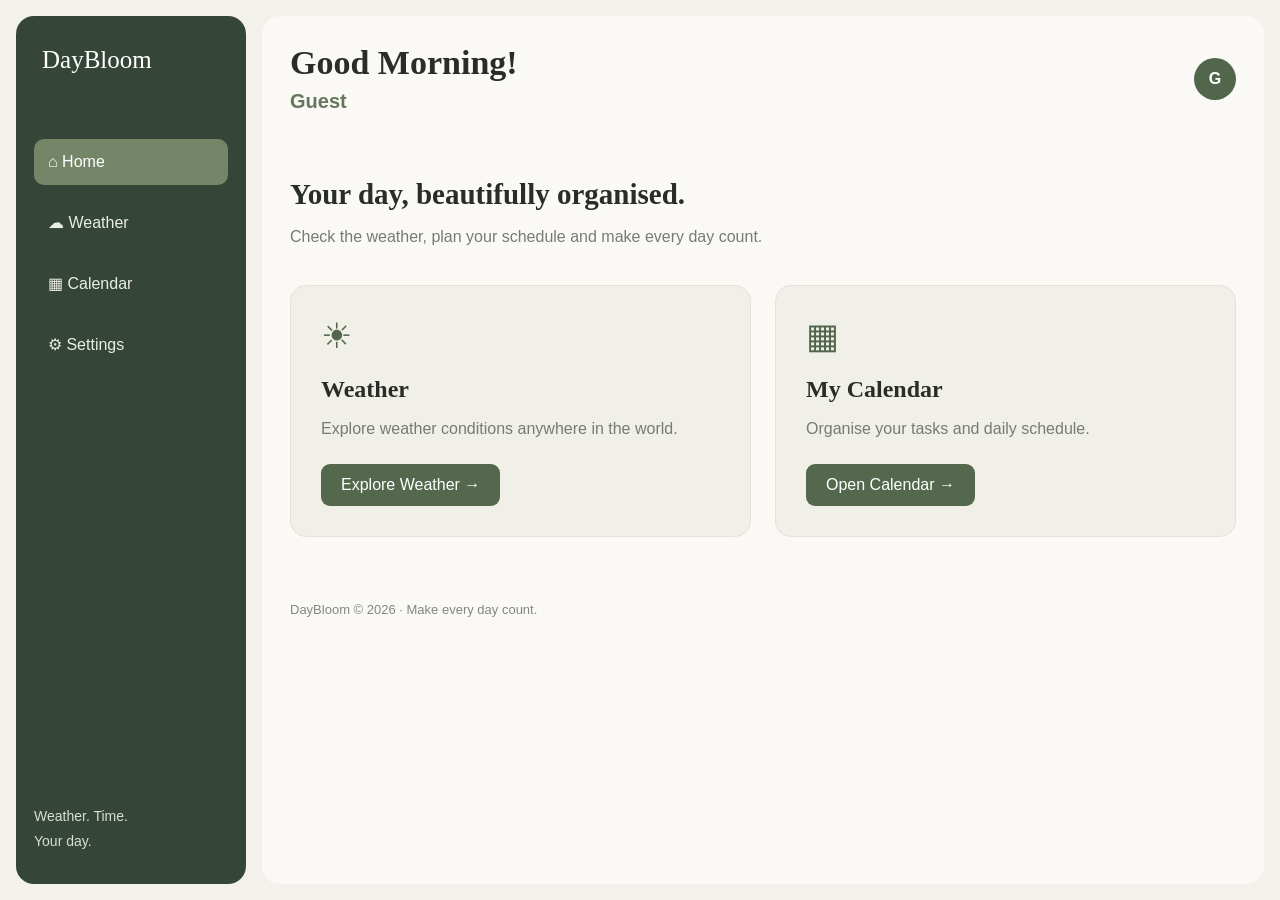
<file: index.html>
<!DOCTYPE html>
<html lang="en">
<head>
    <meta charset="UTF-8">
    <meta name="viewport" content="width=device-width, initial-scale=1.0">

    <title>DayBloom | Home</title>

    <meta name="theme-color" content="#6f8f78">
    <link rel="manifest" href="manifest.json">
    <link rel="icon" type="image/png" sizes="192x192" href="icons/icon-192.png">
    <link rel="apple-touch-icon" href="icons/icon-192.png">

    <link rel="stylesheet" href="style.css">
</head>
<body>

<div class="app-container">

    <aside class="sidebar">
        <div class="logo">DayBloom</div>

        <nav>
            <a href="index.html" class="nav-link active">⌂ Home</a>
            <a href="weather.html" class="nav-link">☁ Weather</a>
            <a href="calendar.html" class="nav-link">▦ Calendar</a>
            <a href="settings.html" class="nav-link">⚙ Settings</a>
        </nav>

        <div class="sidebar-bottom">
            <p>Weather. Time.</p>
            <p>Your day.</p>
        </div>
    </aside>

    <main class="main-content">

        <header class="top-header">
            <div>
                <h1 id="greeting">Good Morning!</h1>
                <h2 id="username">Welcome to DayBloom</h2>
            </div>

            <a href="settings.html" style="text-decoration:none;">
                <span class="profile-button" id="headerInitial">D</span>
            </a>
        </header>

        <section class="welcome-section">
            <h2>Your day, beautifully organised.</h2>
            <p>Check the weather, plan your schedule and make every day count.</p>
        </section>

        <section class="feature-grid">

            <div class="feature-card">
                <div class="card-icon">☀</div>
                <h3>Weather</h3>
                <p>Explore weather conditions anywhere in the world.</p>
                <a href="weather.html" class="action-button">
                    Explore Weather →
                </a>
            </div>

            <div class="feature-card">
                <div class="card-icon">▦</div>
                <h3>My Calendar</h3>
                <p>Organise your tasks and daily schedule.</p>
                <a href="calendar.html" class="action-button">
                    Open Calendar →
                </a>
            </div>

        </section>

        <footer>
            DayBloom © 2026 · Make every day count.
        </footer>

    </main>
</div>

<script src="script.js"></script>
</body>
</html>
</file>
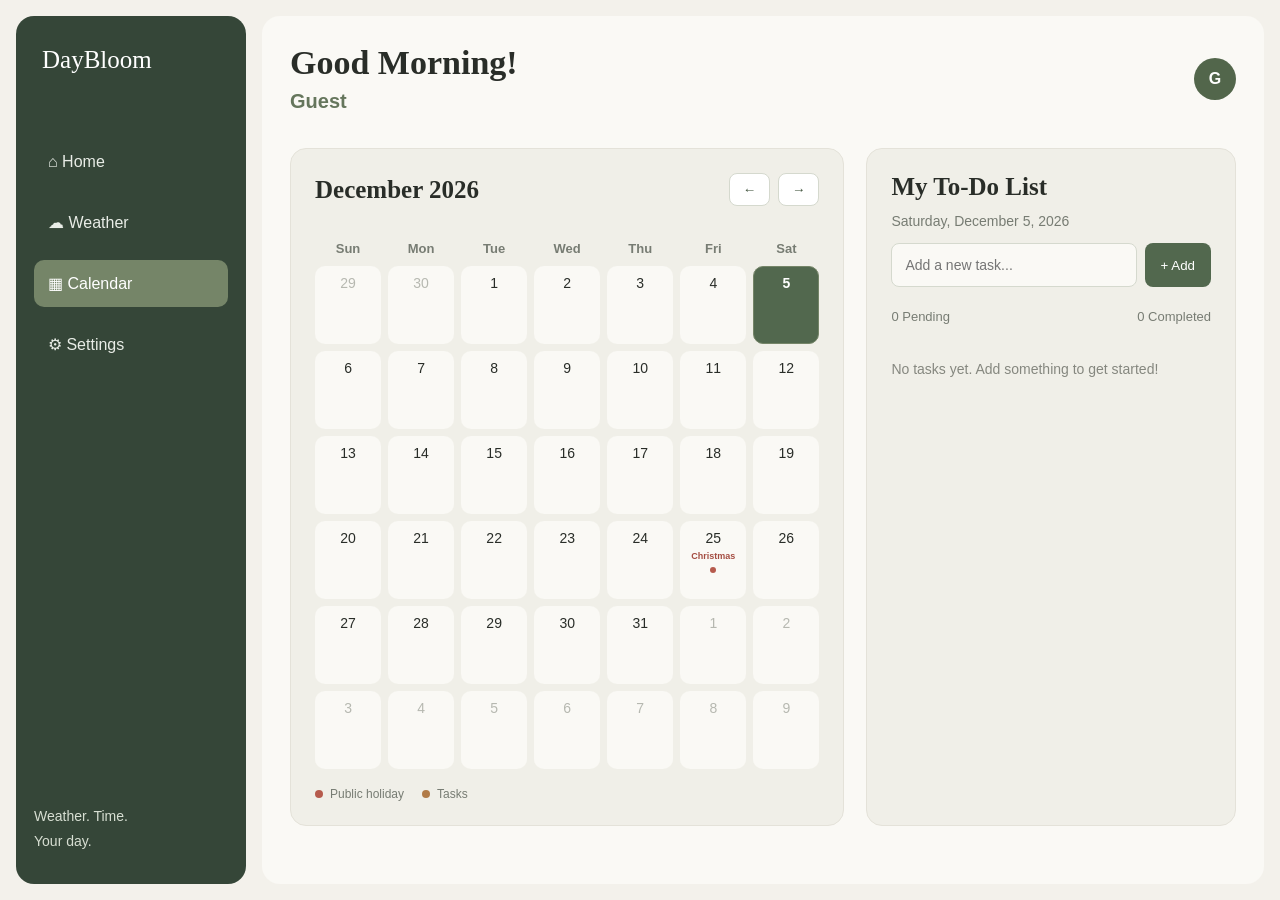
<file: calendar.html>
<!DOCTYPE html>
<html lang="en">
<head>
    <meta charset="UTF-8">
    <meta name="viewport" content="width=device-width, initial-scale=1.0">

    <title>DayBloom | Calendar</title>

    <meta name="theme-color" content="#6f8f78">
    <link rel="manifest" href="manifest.json">
    <link rel="icon" type="image/png" sizes="192x192" href="icons/icon-192.png">
    <link rel="apple-touch-icon" href="icons/icon-192.png">

    <link rel="stylesheet" href="style.css">

    <style>
        .calendar-layout {
            display: grid;
            grid-template-columns: minmax(0, 1.5fr) minmax(260px, 1fr);
            gap: 22px;
            margin-top: 35px;
        }

        .calendar-panel,
        .todo-panel {
            background: #F0EFE8;
            border: 1px solid #E4E2D9;
            border-radius: 16px;
            padding: 24px;
        }

        .calendar-heading {
            display: flex;
            justify-content: space-between;
            align-items: center;
            gap: 12px;
            margin-bottom: 25px;
        }

        .calendar-heading h2,
        .todo-panel h2 {
            font-family: Georgia, serif;
            font-size: 25px;
        }

        .month-controls {
            display: flex;
            gap: 8px;
        }

        .month-controls button {
            border: 1px solid #D5D9CE;
            background: white;
            border-radius: 8px;
            padding: 8px 13px;
            cursor: pointer;
            color: #40533D;
        }

        .weekdays,
        .calendar-grid {
            display: grid;
            grid-template-columns: repeat(7, minmax(0, 1fr));
            gap: 7px;
        }

        .weekdays div {
            text-align: center;
            color: #777C73;
            font-size: 13px;
            padding: 10px 0;
            font-weight: bold;
        }

        .calendar-day {
            min-height: 78px;
            border: 1px solid transparent;
            border-radius: 10px;
            background: #FAF9F5;
            cursor: pointer;
            text-align: center;
            padding: 8px 3px;
            color: #292D28;
            display: flex;
            flex-direction: column;
            align-items: center;
            gap: 5px;
        }

        .calendar-day:hover {
            background: #E0E6D9;
        }

        .calendar-day.today {
            border-color: #758568;
            font-weight: bold;
        }

        .calendar-day.selected {
            background: #52684E;
            color: white;
        }

        .calendar-day.other-month {
            color: #B6B8B0;
        }

        .day-number {
            font-size: 14px;
        }

        .holiday-label {
            display: block;
            width: 100%;
            font-size: 9px;
            line-height: 1.2;
            color: #A44D42;
            font-weight: bold;
            text-align: center;
            overflow-wrap: anywhere;
        }

        .calendar-day.selected .holiday-label {
            color: white;
        }

        .day-markers {
            display: flex;
            align-items: center;
            justify-content: center;
            gap: 4px;
            min-height: 7px;
        }

        .task-dot,
        .holiday-dot {
            display: inline-block;
            width: 6px;
            height: 6px;
            border-radius: 50%;
        }

        .task-dot {
            background: #B17B48;
        }

        .holiday-dot {
            background: #B65B4D;
        }

        .calendar-day.selected .task-dot,
        .calendar-day.selected .holiday-dot {
            background: white;
        }

        .holiday-legend {
            display: flex;
            flex-wrap: wrap;
            gap: 18px;
            margin-top: 18px;
            color: #777C73;
            font-size: 12px;
        }

        .legend-item {
            display: flex;
            align-items: center;
            gap: 7px;
        }

        .legend-dot {
            width: 8px;
            height: 8px;
            border-radius: 50%;
        }

        .legend-holiday {
            background: #B65B4D;
        }

        .legend-task {
            background: #B17B48;
        }

        .selected-date {
            color: #777C73;
            margin: 12px 0 14px;
            font-size: 14px;
        }

        .holiday-info {
            display: none;
            background: #F7E9E4;
            border-left: 4px solid #B65B4D;
            color: #783F36;
            padding: 13px;
            border-radius: 9px;
            margin-bottom: 20px;
            font-size: 14px;
            line-height: 1.5;
        }

        .holiday-info.visible {
            display: block;
        }

        .holiday-info strong {
            display: block;
            margin-bottom: 3px;
        }

        .todo-form {
            display: flex;
            gap: 8px;
        }

        .todo-form input {
            flex: 1;
            min-width: 0;
            padding: 13px;
            border: 1px solid #D5D9CE;
            border-radius: 8px;
            background: #FAF9F5;
            font-size: 14px;
        }

        .todo-form button {
            padding: 12px 16px;
            border: none;
            background: #52684E;
            color: white;
            border-radius: 8px;
            cursor: pointer;
        }

        .todo-form button:hover {
            background: #354638;
        }

        .task-summary {
            display: flex;
            justify-content: space-between;
            gap: 10px;
            margin: 22px 0;
            font-size: 13px;
            color: #777C73;
        }

        .task-list {
            display: flex;
            flex-direction: column;
            gap: 10px;
        }

        .task-item {
            display: flex;
            align-items: center;
            gap: 10px;
            background: #FAF9F5;
            padding: 13px;
            border-radius: 9px;
        }

        .task-item input {
            width: 17px;
            height: 17px;
            accent-color: #52684E;
            cursor: pointer;
            flex-shrink: 0;
        }

        .task-text {
            flex: 1;
            overflow-wrap: anywhere;
            font-size: 14px;
        }

        .task-item.completed .task-text {
            text-decoration: line-through;
            color: #999B93;
        }

        .delete-task {
            border: none;
            background: transparent;
            color: #A44D42;
            cursor: pointer;
            font-size: 19px;
        }

        .empty-tasks {
            color: #85877F;
            font-size: 14px;
            line-height: 1.6;
            padding: 12px 0;
        }

        @media (max-width: 850px) {
            .calendar-layout {
                grid-template-columns: 1fr;
            }
        }

        @media (max-width: 450px) {
            .calendar-panel,
            .todo-panel {
                padding: 14px;
            }

            .calendar-day {
                min-height: 65px;
                font-size: 13px;
            }

            .holiday-label {
                font-size: 8px;
            }

            .weekdays div {
                font-size: 11px;
            }

            .todo-form {
                flex-direction: column;
            }
        }
    </style>
</head>

<body>

<div class="app-container">

    <aside class="sidebar">

        <div class="logo">DayBloom</div>

        <nav>
            <a href="index.html" class="nav-link">⌂ Home</a>
            <a href="weather.html" class="nav-link">☁ Weather</a>
            <a href="calendar.html" class="nav-link active">▦ Calendar</a>
            <a href="settings.html" class="nav-link">⚙ Settings</a>
        </nav>

        <div class="sidebar-bottom">
            <p>Weather. Time.</p>
            <p>Your day.</p>
        </div>

    </aside>

    <main class="main-content">

        <header class="top-header">

            <div>
                <h1 id="greeting">Good Morning!</h1>
                <h2 id="username">Welcome to DayBloom</h2>
            </div>

            <a href="settings.html" style="text-decoration:none;">
                <span class="profile-button" id="headerInitial">D</span>
            </a>

        </header>

        <div class="calendar-layout">

            <section class="calendar-panel">

                <div class="calendar-heading">

                    <h2 id="calendarMonth">Month Year</h2>

                    <div class="month-controls">
                        <button id="prevMonth" type="button">←</button>
                        <button id="nextMonth" type="button">→</button>
                    </div>

                </div>

                <div class="weekdays">
                    <div>Sun</div>
                    <div>Mon</div>
                    <div>Tue</div>
                    <div>Wed</div>
                    <div>Thu</div>
                    <div>Fri</div>
                    <div>Sat</div>
                </div>

                <div id="calendarGrid" class="calendar-grid"></div>

                <div class="holiday-legend">

                    <div class="legend-item">
                        <span class="legend-dot legend-holiday"></span>
                        Public holiday
                    </div>

                    <div class="legend-item">
                        <span class="legend-dot legend-task"></span>
                        Tasks
                    </div>

                </div>

            </section>

            <section class="todo-panel">

                <h2>My To-Do List</h2>

                <p id="selectedDateLabel" class="selected-date"></p>

                <div id="holidayInfo" class="holiday-info">
                    <strong id="holidayName"></strong>
                    <span>Karnataka public holiday – 2026</span>
                </div>

                <form id="todoForm" class="todo-form">

                    <input
                        type="text"
                        id="todoInput"
                        placeholder="Add a new task..."
                        maxlength="100"
                        required
                    >

                    <button type="submit">+ Add</button>

                </form>

                <div class="task-summary">
                    <span id="pendingCount">0 Pending</span>
                    <span id="completedCount">0 Completed</span>
                </div>

                <div id="todoList" class="task-list">
                    <p class="empty-tasks">
                        No tasks yet. Add something to get started!
                    </p>
                </div>

            </section>

        </div>

    </main>

</div>

<script src="script.js"></script>

<script>

// ==========================================
// DAYBLOOM CALENDAR AND TO-DO LIST
// WITH HOLIDAY NAMES
// ==========================================

const calendarGrid =
    document.getElementById("calendarGrid");

const calendarMonth =
    document.getElementById("calendarMonth");

const selectedDateLabel =
    document.getElementById("selectedDateLabel");

const todoForm =
    document.getElementById("todoForm");

const todoInput =
    document.getElementById("todoInput");

const todoList =
    document.getElementById("todoList");

const holidayInfo =
    document.getElementById("holidayInfo");

const holidayName =
    document.getElementById("holidayName");

let currentDate = new Date();

let selectedDate = new Date();

let tasks = JSON.parse(
    localStorage.getItem("daybloomTasks") || "{}"
);

// ==========================================
// KARNATAKA PUBLIC HOLIDAYS - 2026
// ==========================================

const holidays = {

    "2026-01-15": "Makara Sankranti",
    "2026-01-26": "Republic Day",
    "2026-03-19": "Ugadi",
    "2026-03-21": "Id-ul-Fitr",
    "2026-03-31": "Mahavir Jayanti",
    "2026-04-03": "Good Friday",
    "2026-04-14": "Dr. B.R. Ambedkar Jayanti",
    "2026-04-20": "Basava Jayanti and Akshaya Tritiya",
    "2026-05-01": "May Day",
    "2026-05-28": "Bakrid",
    "2026-06-26": "Last Day of Muharram",
    "2026-08-15": "Independence Day",
    "2026-08-26": "Eid-Milad",
    "2026-09-14": "Varasiddhi Vinayaka Vrata",
    "2026-10-02": "Gandhi Jayanti",
    "2026-10-20": "Mahanavami and Ayudha Puja",
    "2026-10-21": "Vijayadashami (Dussehra)",
    "2026-11-01": "Kannada Rajyotsava",
    "2026-11-10": "Balipadyami and Deepavali",
    "2026-11-27": "Kanakadasa Jayanti",
    "2026-12-25": "Christmas"

};

// ==========================================
// DATE KEY
// ==========================================

function dateKey(date) {

    const year = date.getFullYear();

    const month = String(date.getMonth() + 1)
        .padStart(2, "0");

    const day = String(date.getDate())
        .padStart(2, "0");

    return `${year}-${month}-${day}`;

}

// ==========================================
// SAVE TASKS
// ==========================================

function saveTasks() {

    localStorage.setItem(
        "daybloomTasks",
        JSON.stringify(tasks)
    );

}

// ==========================================
// RENDER CALENDAR
// ==========================================

function renderCalendar() {

    calendarGrid.innerHTML = "";

    const year = currentDate.getFullYear();

    const month = currentDate.getMonth();

    calendarMonth.textContent =
        currentDate.toLocaleDateString("en-US", {
            month: "long",
            year: "numeric"
        });

    const firstDay =
        new Date(year, month, 1).getDay();

    const daysInMonth =
        new Date(year, month + 1, 0).getDate();

    const previousMonthDays =
        new Date(year, month, 0).getDate();

    const todayKey = dateKey(new Date());

    const selectedKey = dateKey(selectedDate);

    for (let i = 0; i < 42; i++) {

        let dayNumber;

        let dayDate;

        let otherMonth = false;

        if (i < firstDay) {

            dayNumber =
                previousMonthDays - firstDay + i + 1;

            dayDate =
                new Date(year, month - 1, dayNumber);

            otherMonth = true;

        } else if (i >= firstDay + daysInMonth) {

            dayNumber =
                i - firstDay - daysInMonth + 1;

            dayDate =
                new Date(year, month + 1, dayNumber);

            otherMonth = true;

        } else {

            dayNumber = i - firstDay + 1;

            dayDate =
                new Date(year, month, dayNumber);

        }

        const key = dateKey(dayDate);

        const dayButton =
            document.createElement("button");

        dayButton.type = "button";

        dayButton.className = "calendar-day";

        dayButton.setAttribute(
            "aria-label",
            dayDate.toDateString() +
            (holidays[key] ? ", " + holidays[key] : "")
        );

        const number =
            document.createElement("span");

        number.className = "day-number";

        number.textContent = dayNumber;

        dayButton.appendChild(number);

        if (holidays[key]) {

            const holidayLabel =
                document.createElement("span");

            holidayLabel.className = "holiday-label";

            holidayLabel.textContent = holidays[key];

            dayButton.appendChild(holidayLabel);

        }

        const markers =
            document.createElement("span");

        markers.className = "day-markers";

        if (holidays[key]) {

            const holidayDot =
                document.createElement("span");

            holidayDot.className = "holiday-dot";

            holidayDot.title = holidays[key];

            markers.appendChild(holidayDot);

        }

        if (tasks[key] && tasks[key].length > 0) {

            const taskDot =
                document.createElement("span");

            taskDot.className = "task-dot";

            taskDot.title = "Tasks";

            markers.appendChild(taskDot);

        }

        dayButton.appendChild(markers);

        if (key === todayKey) {
            dayButton.classList.add("today");
        }

        if (otherMonth) {
            dayButton.classList.add("other-month");
        }

        if (key === selectedKey) {
            dayButton.classList.add("selected");
        }

        dayButton.addEventListener("click", function() {

            selectedDate = new Date(dayDate);

            currentDate = new Date(
                dayDate.getFullYear(),
                dayDate.getMonth(),
                1
            );

            renderCalendar();

            renderTasks();

        });

        calendarGrid.appendChild(dayButton);

    }

}

// ==========================================
// DISPLAY SELECTED DATE AND HOLIDAY
// ==========================================

function renderHoliday() {

    const key = dateKey(selectedDate);

    if (holidays[key]) {

        holidayInfo.classList.add("visible");

        holidayName.textContent =
            "🎉 " + holidays[key];

    } else {

        holidayInfo.classList.remove("visible");

        holidayName.textContent = "";

    }

}

// ==========================================
// RENDER TO-DO LIST
// ==========================================

function renderTasks() {

    const key = dateKey(selectedDate);

    selectedDateLabel.textContent =
        selectedDate.toLocaleDateString("en-US", {
            weekday: "long",
            day: "numeric",
            month: "long",
            year: "numeric"
        });

    renderHoliday();

    todoList.innerHTML = "";

    const dayTasks = tasks[key] || [];

    const pending = dayTasks.filter(
        task => !task.completed
    ).length;

    const completed = dayTasks.filter(
        task => task.completed
    ).length;

    document.getElementById("pendingCount")
        .textContent = `${pending} Pending`;

    document.getElementById("completedCount")
        .textContent = `${completed} Completed`;

    if (dayTasks.length === 0) {

        const empty = document.createElement("p");

        empty.className = "empty-tasks";

        empty.textContent =
            "No tasks yet. Add something to get started!";

        todoList.appendChild(empty);

        return;

    }

    dayTasks.forEach((task, index) => {

        const item =
            document.createElement("div");

        item.className = "task-item";

        if (task.completed) {
            item.classList.add("completed");
        }

        const checkbox =
            document.createElement("input");

        checkbox.type = "checkbox";

        checkbox.checked = task.completed;

        checkbox.addEventListener("change", function() {

            tasks[key][index].completed =
                checkbox.checked;

            saveTasks();

            renderTasks();

        });

        const text =
            document.createElement("span");

        text.className = "task-text";

        text.textContent = task.text;

        const deleteButton =
            document.createElement("button");

        deleteButton.className = "delete-task";

        deleteButton.type = "button";

        deleteButton.textContent = "×";

        deleteButton.addEventListener("click", function() {

            tasks[key].splice(index, 1);

            if (tasks[key].length === 0) {
                delete tasks[key];
            }

            saveTasks();

            renderCalendar();

            renderTasks();

        });

        item.appendChild(checkbox);

        item.appendChild(text);

        item.appendChild(deleteButton);

        todoList.appendChild(item);

    });

}

// ==========================================
// ADD NEW TASK
// ==========================================

todoForm.addEventListener("submit", function(event) {

    event.preventDefault();

    const text = todoInput.value.trim();

    if (!text) return;

    const key = dateKey(selectedDate);

    if (!tasks[key]) {
        tasks[key] = [];
    }

    tasks[key].push({
        text: text,
        completed: false
    });

    saveTasks();

    todoInput.value = "";

    renderCalendar();

    renderTasks();

});

// ==========================================
// MONTH NAVIGATION
// ==========================================

document.getElementById("prevMonth")
    .addEventListener("click", function() {

        currentDate.setMonth(
            currentDate.getMonth() - 1
        );

        renderCalendar();

    });

document.getElementById("nextMonth")
    .addEventListener("click", function() {

        currentDate.setMonth(
            currentDate.getMonth() + 1
        );

        renderCalendar();

    });

// ==========================================
// INITIAL DISPLAY
// ==========================================

renderCalendar();

renderTasks();

</script>

</body>
</html>
</file>
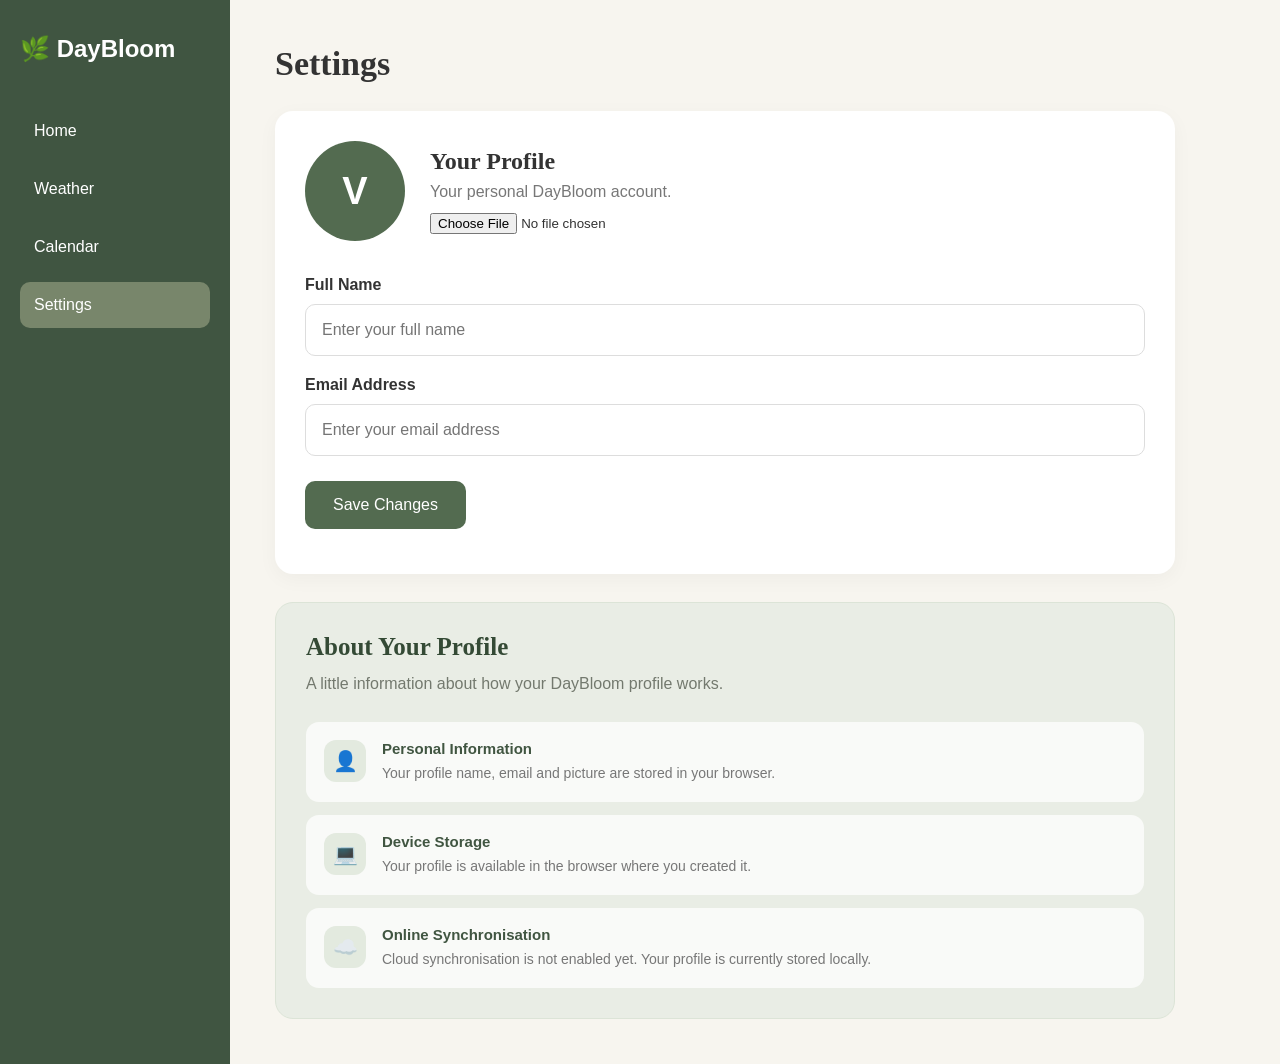
<file: settings.html>
<!DOCTYPE html>
<html lang="en">
<head>
<meta charset="UTF-8">
<meta name="viewport" content="width=device-width, initial-scale=1.0">

<title>DayBloom - Settings</title>

<meta name="theme-color" content="#6f8f78">
<link rel="manifest" href="manifest.json">
<link rel="icon" type="image/png" sizes="192x192" href="icons/icon-192.png">
<link rel="apple-touch-icon" href="icons/icon-192.png">

<style>
* {
    box-sizing: border-box;
    margin: 0;
    padding: 0;
}

body {
    font-family: Arial, sans-serif;
    background: #f7f5ef;
    color: #333;
    display: flex;
    min-height: 100vh;
}

/* SIDEBAR */
.sidebar {
    width: 230px;
    background: #405541;
    color: white;
    padding: 35px 20px;
    min-height: 100vh;
    flex-shrink: 0;
}

.sidebar h2 {
    margin-bottom: 45px;
}

.sidebar a {
    display: block;
    color: white;
    text-decoration: none;
    padding: 14px;
    margin-bottom: 12px;
    border-radius: 10px;
}

.sidebar a.active,
.sidebar a:hover {
    background: #78866b;
}

/* MAIN CONTENT */
main {
    flex: 1;
    padding: 45px;
    min-width: 0;
}

.page-title {
    font-family: Georgia, serif;
    font-size: 34px;
    margin-bottom: 28px;
}

/* PROFILE CARD */
.profile-card {
    background: white;
    padding: 30px;
    border-radius: 18px;
    margin-bottom: 28px;
    max-width: 900px;
    box-shadow: 0 5px 20px rgba(0,0,0,0.04);
}

.profile-top {
    display: flex;
    align-items: center;
    gap: 25px;
    margin-bottom: 35px;
}

.avatar {
    width: 100px;
    height: 100px;
    border-radius: 50%;
    background: #536b50;
    color: white;
    display: flex;
    justify-content: center;
    align-items: center;
    font-size: 38px;
    font-weight: bold;
    overflow: hidden;
    flex-shrink: 0;
}

.avatar img {
    width: 100%;
    height: 100%;
    object-fit: cover;
}

.profile-top h2 {
    font-family: Georgia, serif;
    margin-bottom: 8px;
}

.profile-top p {
    color: #777;
    margin-bottom: 12px;
}

input[type="file"] {
    max-width: 100%;
}

label {
    display: block;
    font-weight: bold;
    margin: 20px 0 10px;
}

input[type="text"],
input[type="email"] {
    width: 100%;
    padding: 16px;
    border: 1px solid #ddd;
    border-radius: 10px;
    font-size: 16px;
    background: #fff;
}

input:focus {
    outline: 2px solid #a8b69d;
    border-color: #536b50;
}

button {
    margin-top: 25px;
    padding: 15px 28px;
    background: #536b50;
    color: white;
    border: none;
    border-radius: 10px;
    font-size: 16px;
    cursor: pointer;
}

button:hover {
    background: #405541;
}

#saveMessage {
    margin-top: 15px;
    color: #405541;
    font-weight: bold;
}

/* ABOUT YOUR PROFILE */
.about-card {
    max-width: 900px;
    background: #e9ede5;
    padding: 30px;
    border-radius: 18px;
    border: 1px solid #dce4d7;
}

.about-card h2 {
    font-family: Georgia, serif;
    font-size: 25px;
    margin-bottom: 10px;
    color: #344a35;
}

.about-intro {
    color: #73796e;
    margin-bottom: 25px;
    line-height: 1.6;
}

.info-item {
    display: flex;
    align-items: flex-start;
    gap: 16px;
    background: rgba(255,255,255,0.75);
    padding: 18px;
    border-radius: 13px;
    margin-top: 13px;
}

.info-icon {
    width: 42px;
    height: 42px;
    background: #e3eadf;
    color: #405541;
    border-radius: 12px;
    display: flex;
    justify-content: center;
    align-items: center;
    font-size: 20px;
    flex-shrink: 0;
}

.info-item h3 {
    font-size: 15px;
    margin-bottom: 6px;
    color: #405541;
}

.info-item p {
    color: #777;
    font-size: 14px;
    line-height: 1.5;
}

/* MOBILE */
@media(max-width: 700px) {
    body {
        flex-direction: column;
    }

    .sidebar {
        width: 100%;
        min-height: auto;
    }

    main {
        padding: 20px;
    }

    .profile-top {
        align-items: flex-start;
        flex-wrap: wrap;
    }
}
</style>
</head>

<body>

<aside class="sidebar">
    <h2>🌿 DayBloom</h2>

    <a href="index.html">Home</a>
    <a href="weather.html">Weather</a>
    <a href="calendar.html">Calendar</a>
    <a href="settings.html" class="active">Settings</a>
</aside>

<main>

    <h1 class="page-title">Settings</h1>

    <section class="profile-card">

        <div class="profile-top">

            <div class="avatar" id="profilePreview">V</div>

            <div>
                <h2>Your Profile</h2>
                <p>Your personal DayBloom account.</p>
                <input type="file" id="profileImage" accept="image/*">
            </div>

        </div>

        <form id="profileForm">

            <label for="profileName">Full Name</label>
            <input
                type="text"
                id="profileName"
                placeholder="Enter your full name"
                required
            >

            <label for="profileEmail">Email Address</label>
            <input
                type="email"
                id="profileEmail"
                placeholder="Enter your email address"
                required
            >

            <button type="submit">Save Changes</button>

            <p id="saveMessage"></p>

        </form>

    </section>

    <section class="about-card">

        <h2>About Your Profile</h2>

        <p class="about-intro">
            A little information about how your DayBloom profile works.
        </p>

        <div class="info-item">
            <div class="info-icon">👤</div>
            <div>
                <h3>Personal Information</h3>
                <p>
                    Your profile name, email and picture are stored
                    in your browser.
                </p>
            </div>
        </div>

        <div class="info-item">
            <div class="info-icon">💻</div>
            <div>
                <h3>Device Storage</h3>
                <p>
                    Your profile is available in the browser where
                    you created it.
                </p>
            </div>
        </div>

        <div class="info-item">
            <div class="info-icon">☁️</div>
            <div>
                <h3>Online Synchronisation</h3>
                <p>
                    Cloud synchronisation is not enabled yet.
                    Your profile is currently stored locally.
                </p>
            </div>
        </div>

    </section>

</main>

<script>

// LOAD SAVED PROFILE DETAILS

const nameInput = document.getElementById("profileName");
const emailInput = document.getElementById("profileEmail");
const imageInput = document.getElementById("profileImage");
const preview = document.getElementById("profilePreview");
const saveMessage = document.getElementById("saveMessage");

let profileImageData =
    localStorage.getItem("daybloomPhoto") || "";

nameInput.value =
    localStorage.getItem("daybloomName") || "";

emailInput.value =
    localStorage.getItem("daybloomEmail") || "";

// UPDATE PROFILE DISPLAY

function updateProfileDisplay() {

    const name = nameInput.value.trim();

    const initial = name
        ? name.charAt(0).toUpperCase()
        : "V";

    if (profileImageData) {
        preview.innerHTML =
            `<img src="${profileImageData}" alt="Profile picture">`;
    } else {
        preview.textContent = initial;
    }
}

// PREVIEW PROFILE PHOTO

imageInput.addEventListener("change", function() {

    const file = imageInput.files[0];

    if (!file) return;

    if (!file.type.startsWith("image/")) {
        alert("Please select an image file.");
        imageInput.value = "";
        return;
    }

    if (file.size > 2 * 1024 * 1024) {
        alert("Please select an image smaller than 2 MB.");
        imageInput.value = "";
        return;
    }

    const reader = new FileReader();

    reader.onload = function(event) {
        profileImageData = event.target.result;
        updateProfileDisplay();
    };

    reader.readAsDataURL(file);
});

// SAVE PROFILE

document.getElementById("profileForm")
.addEventListener("submit", function(event) {

    event.preventDefault();

    const name = nameInput.value.trim();
    const email = emailInput.value.trim();

    if (!name || !email) {
        alert("Please enter your name and email.");
        return;
    }

    try {

        localStorage.setItem("daybloomName", name);
        localStorage.setItem("daybloomEmail", email);

        if (profileImageData) {
            localStorage.setItem(
                "daybloomPhoto",
                profileImageData
            );
        }

        updateProfileDisplay();

        saveMessage.textContent =
            "✓ Profile saved successfully!";

    } catch (error) {

        console.error(error);

        alert(
            "Unable to save. Please try a smaller profile picture."
        );
    }

});

nameInput.addEventListener("input", updateProfileDisplay);

updateProfileDisplay();

</script>

</body>
</html>
</file>
<file: style.css>
/* =================================
   DAYBLOOM COMPLETE DESIGN
================================= */

* {
    margin: 0;
    padding: 0;
    box-sizing: border-box;
}

body {
    font-family: Arial, sans-serif;
    background: #F3F1EB;
    color: #292D28;
}

.app-container {
    display: flex;
    min-height: 100vh;
    padding: 16px;
    gap: 16px;
}

/* SIDEBAR */

.sidebar {
    width: 230px;
    flex-shrink: 0;
    background: #354638;
    color: white;
    border-radius: 18px;
    padding: 30px 18px;
    display: flex;
    flex-direction: column;
}

.logo {
    font-family: Georgia, serif;
    font-size: 25px;
    margin-bottom: 65px;
    padding-left: 8px;
}

.sidebar nav {
    display: flex;
    flex-direction: column;
    gap: 14px;
}

.nav-link {
    color: #E9EDE7;
    text-decoration: none;
    padding: 14px;
    border-radius: 10px;
    transition: 0.3s;
}

.nav-link:hover,
.nav-link.active {
    background: #758568;
    color: white;
}

.sidebar-bottom {
    margin-top: auto;
    color: #D8DFD3;
    line-height: 1.8;
    font-size: 14px;
}

/* MAIN CONTENT */

.main-content {
    flex: 1;
    min-width: 0;
    padding: 28px;
    background: #FAF9F5;
    border-radius: 18px;
}

.top-header {
    display: flex;
    justify-content: space-between;
    align-items: center;
}

.top-header h1 {
    font-family: Georgia, serif;
    font-size: 34px;
}

.top-header h2 {
    font-size: 20px;
    color: #65765C;
    margin-top: 8px;
}

.profile-button {
    width: 42px;
    height: 42px;
    border-radius: 50%;
    display: flex;
    align-items: center;
    justify-content: center;
    background: #52664B;
    color: white;
    font-weight: bold;
}

.welcome-section {
    margin-top: 65px;
    margin-bottom: 35px;
}

.welcome-section h2 {
    font-family: Georgia, serif;
    font-size: 29px;
    margin-bottom: 12px;
}

.welcome-section p {
    color: #777C73;
    line-height: 1.7;
}

/* HOME CARDS */

.feature-grid {
    display: grid;
    grid-template-columns: repeat(2, minmax(0, 1fr));
    gap: 24px;
}

.feature-card {
    background: #F0EFE8;
    border: 1px solid #E4E2D9;
    border-radius: 16px;
    padding: 30px;
    min-height: 250px;
    transition: 0.3s;
}

.feature-card:hover {
    transform: translateY(-4px);
    box-shadow: 0 8px 24px #00000010;
}

.card-icon {
    font-size: 35px;
    color: #52664B;
    margin-bottom: 20px;
}

.feature-card h3 {
    font-family: Georgia, serif;
    font-size: 24px;
    margin-bottom: 12px;
}

.feature-card p {
    color: #777C73;
    line-height: 1.7;
    margin-bottom: 22px;
}

.action-button {
    display: inline-block;
    background: #53684D;
    color: white;
    text-decoration: none;
    padding: 12px 20px;
    border-radius: 9px;
}

.action-button:hover {
    background: #354638;
}

footer {
    margin-top: 65px;
    color: #85877F;
    font-size: 13px;
}

/* WEATHER LOCATION BUTTONS */

.location-section {
    display: flex;
    gap: 15px;
    margin: 30px 0;
    flex-wrap: wrap;
}

.location-button {
    padding: 14px 22px;
    border-radius: 10px;
    border: 1px solid #D5D9CE;
    background: white;
    color: #40533D;
    font-size: 14px;
    cursor: pointer;
    transition: 0.3s;
}

.location-button:hover {
    background: #E5E9DF;
}

/* CURRENT WEATHER CARD */

.weather-main-card {
    background: linear-gradient(120deg, #52684E, #87977B);
    color: white;
    border-radius: 18px;
    padding: 35px;
    display: flex;
    justify-content: space-between;
    align-items: center;
    gap: 25px;
    flex-wrap: wrap;
    box-shadow: 0 8px 25px #00000012;
}

.weather-left {
    min-width: 0;
    flex: 1;
}

.weather-left h2 {
    font-family: Georgia, serif;
    font-size: 26px;
    margin-bottom: 8px;
    overflow-wrap: anywhere;
}

.weather-left p {
    color: #E8EDE5;
    margin-top: 10px;
}

.temperature {
    display: flex;
    align-items: center;
    gap: 25px;
    margin: 25px 0;
}

#temperature {
    font-family: Georgia, serif;
    font-size: 65px;
}

#weatherIcon {
    font-size: 55px;
}

.weather-details {
    min-width: 230px;
    padding: 22px;
    background: #FFFFFF20;
    border-radius: 14px;
}

.weather-details p {
    display: flex;
    justify-content: space-between;
    gap: 15px;
    margin: 15px 0;
    color: white;
}

/* WEATHER SECTIONS */

.weather-section {
    margin-top: 38px;
}

.weather-section h2 {
    font-family: Georgia, serif;
    font-size: 24px;
    margin-bottom: 20px;
}

.section-heading {
    display: flex;
    justify-content: space-between;
    align-items: center;
    gap: 15px;
}

.section-heading select {
    padding: 10px 15px;
    border: 1px solid #D5D9CE;
    border-radius: 8px;
    background: white;
    color: #40533D;
}

/* GRAPH */

.chart-card {
    width: 100%;
    max-width: 650px;
    height: 360px;
    padding: 20px;
    background: #F0EFE8;
    border: 1px solid #E4E2D9;
    border-radius: 16px;
    position: relative;
}

/* FORECAST */

.forecast-grid {
    display: grid;
    grid-template-columns: repeat(5, minmax(0, 1fr));
    gap: 14px;
}

.forecast-card {
    text-align: center;
    padding: 22px 10px;
    background: #F0EFE8;
    border: 1px solid #E4E2D9;
    border-radius: 13px;
}

.forecast-card p {
    color: #777C73;
    margin: 10px 0;
}

.forecast-icon {
    font-size: 30px;
    margin: 12px 0;
}

/* HIGHLIGHTS */

.highlights-grid {
    display: grid;
    grid-template-columns: repeat(4, minmax(0, 1fr));
    gap: 15px;
}

.highlight-card {
    padding: 22px 12px;
    text-align: center;
    background: #F0EFE8;
    border-radius: 13px;
    border: 1px solid #E4E2D9;
}

.highlight-card span {
    font-size: 25px;
}

.highlight-card p {
    margin: 12px 0;
    color: #777C73;
    font-size: 14px;
}

.highlight-card h3 {
    font-size: 19px;
    color: #40533D;
}

/* MAP MODAL */

.map-modal {
    display: none;
    position: fixed;
    inset: 0;
    z-index: 1000;
    background: #172018B8;
    justify-content: center;
    align-items: center;
    padding: 20px;
}

.map-modal.show {
    display: flex;
}

.map-box {
    width: 100%;
    max-width: 950px;
    background: #FAF9F5;
    border-radius: 18px;
    padding: 22px;
    box-shadow: 0 15px 50px #00000030;
}

.map-header,
.map-footer {
    display: flex;
    justify-content: space-between;
    align-items: center;
    gap: 15px;
}

.map-header {
    margin-bottom: 15px;
}

.map-header h2 {
    font-family: Georgia, serif;
    font-size: 23px;
}

.map-header p,
.map-footer p {
    color: #777C73;
    margin-top: 7px;
}

.close-button {
    border: none;
    background: #EAE9E1;
    border-radius: 50%;
    width: 38px;
    height: 38px;
    cursor: pointer;
    flex-shrink: 0;
}

/* IMPORTANT: MAP INTERACTION */

#map {
    height: 430px;
    width: 100%;
    border-radius: 12px;
    position: relative;
    z-index: 1;
    cursor: grab;
    pointer-events: auto;
    touch-action: none;
    overflow: hidden;
}

#map:active {
    cursor: grabbing;
}

.leaflet-container {
    font-family: Arial, sans-serif;
    pointer-events: auto;
}

.leaflet-pane,
.leaflet-tile-pane,
.leaflet-overlay-pane,
.leaflet-marker-pane,
.leaflet-control-container {
    pointer-events: auto;
}

.confirm-button {
    padding: 13px 22px;
    background: #52684E;
    color: white;
    border: none;
    border-radius: 9px;
    cursor: pointer;
}

.confirm-button:hover {
    background: #354638;
}

.map-footer {
    margin-top: 18px;
}

/* MOBILE RESPONSIVENESS */

@media (max-width: 750px) {

    .app-container {
        flex-direction: column;
        padding: 10px;
    }

    .sidebar {
        width: 100%;
        padding: 18px;
    }

    .logo {
        margin-bottom: 20px;
    }

    .sidebar nav {
        flex-direction: row;
        flex-wrap: wrap;
    }

    .sidebar-bottom {
        display: none;
    }

    .main-content {
        padding: 20px;
    }

    .top-header h1 {
        font-size: 26px;
    }

    .welcome-section {
        margin-top: 35px;
    }

    .feature-grid {
        grid-template-columns: 1fr;
    }

    .weather-main-card {
        padding: 22px;
    }

    .weather-details {
        width: 100%;
    }

    .forecast-grid {
        grid-template-columns: repeat(2, minmax(0, 1fr));
    }

    .highlights-grid {
        grid-template-columns: repeat(2, minmax(0, 1fr));
    }

    .chart-card {
        height: 320px;
    }

    .map-modal {
        padding: 8px;
    }

    .map-box {
        padding: 12px;
    }

    #map {
        height: 55vh;
        min-height: 300px;
    }

    .map-footer {
        flex-direction: column;
        align-items: stretch;
    }
}
</file>
